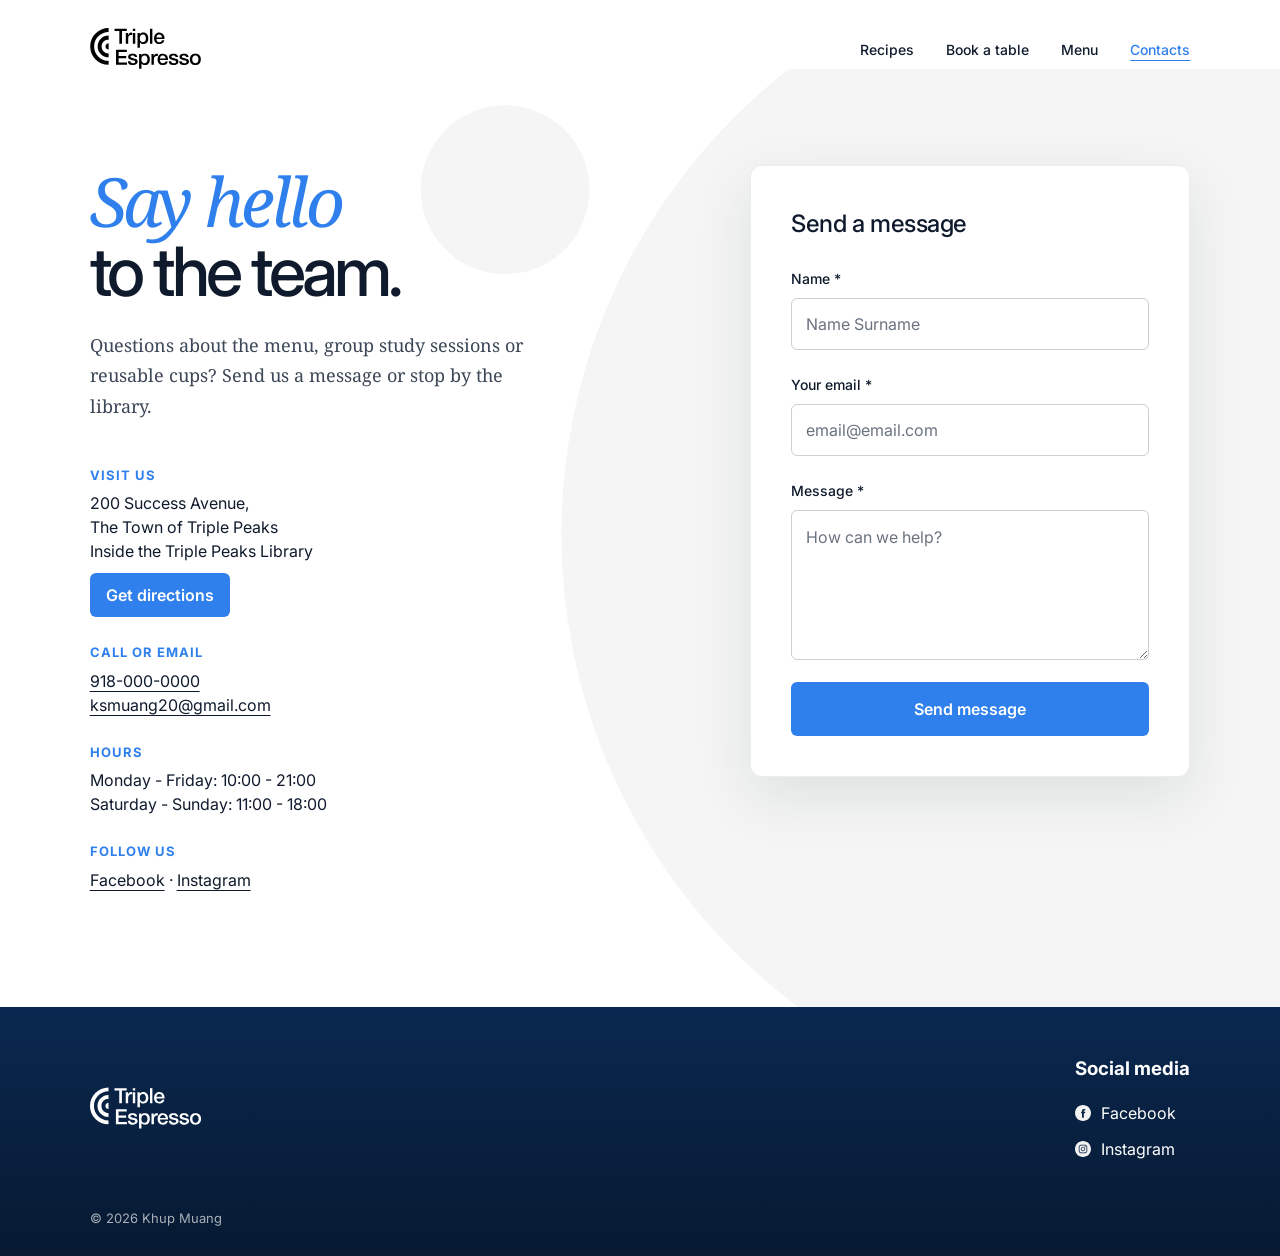
<file: contact.html>
<!DOCTYPE html>
<html lang="en">
  <head>
    <meta charset="UTF-8" />
    <meta name="viewport" content="width=device-width, initial-scale=1.0" />
    <meta
      name="description"
      content="Contact Triple Espresso: find our hours and address, or send us a message."
    />
    <meta name="author" content="Khup Muang" />
    <link rel="stylesheet" href="./pages/index.css" />
    <link rel="icon" type="image/x-icon" href="./favicon.ico" />
    <script src="./scripts/site.js" defer></script>
    <title>Contact | Triple Espresso</title>
    <link rel="preconnect" href="https://fonts.googleapis.com" />
    <link rel="preconnect" href="https://fonts.gstatic.com" crossorigin />
    <link
      href="https://fonts.googleapis.com/css2?family=Inter:wght@400;500;700&family=Noto+Serif:ital@0;1&display=swap"
      rel="stylesheet"
    />
  </head>
  <body>
    <div class="page">
      <header class="contact-header">
        <nav class="nav" aria-label="Main navigation">
          <a href="./index.html" class="nav__home">
            <img
              src="./images/logo_coffeeshop_dark.svg"
              alt="Triple Espresso home"
              class="nav__logo"
            />
          </a>
          <button
            type="button"
            class="nav__toggle"
            aria-expanded="false"
            aria-controls="nav-links"
            aria-label="Toggle menu"
          >
            <span class="nav__toggle-bar"></span>
          </button>
          <ul class="nav__links" id="nav-links">
            <li><a href="./index.html#recipes" class="nav__link">Recipes</a></li>
            <li>
              <a href="./index.html#reservation" class="nav__link"
                >Book a table</a
              >
            </li>
            <li><a href="./index.html#menu" class="nav__link">Menu</a></li>
            <li>
              <a
                href="./contact.html"
                class="nav__link nav__link_active"
                aria-current="page"
                >Contacts</a
              >
            </li>
          </ul>
        </nav>
      </header>
      <main class="contact">
        <div class="contact__intro">
          <h1 class="contact__title">
            <span class="contact__accent">Say hello</span> to the team.
          </h1>
          <p class="contact__lead">
            Questions about the menu, group study sessions or reusable cups?
            Send us a message or stop by the library.
          </p>
          <ul class="contact__info">
            <li class="contact__info-item">
              <h2 class="contact__info-title">Visit us</h2>
              <p class="contact__info-text">
                200 Success Avenue,<br />The Town of Triple Peaks
              </p>
              <p class="contact__info-text">
                Inside the Triple Peaks Library
              </p>
              <a
                class="contact__directions"
                href="https://www.google.com/maps/search/?api=1&query=200+Success+Avenue+Triple+Peaks"
                target="_blank"
                rel="noopener noreferrer"
                >Get directions</a
              >
            </li>
            <li class="contact__info-item">
              <h2 class="contact__info-title">Call or email</h2>
              <p class="contact__info-text">
                <a href="tel:+19180000000" class="contact__link">918-000-0000</a>
              </p>
              <p class="contact__info-text">
                <a href="mailto:ksmuang20@gmail.com" class="contact__link"
                  >ksmuang20@gmail.com</a
                >
              </p>
            </li>
            <li class="contact__info-item">
              <h2 class="contact__info-title">Hours</h2>
              <p class="contact__info-text">
                Monday - Friday: 10:00 - 21:00
              </p>
              <p class="contact__info-text">
                Saturday - Sunday: 11:00 - 18:00
              </p>
            </li>
            <li class="contact__info-item">
              <h2 class="contact__info-title">Follow us</h2>
              <p class="contact__info-text">
                <a
                  href="https://www.facebook.com/"
                  class="contact__link"
                  target="_blank"
                  rel="noopener noreferrer"
                  >Facebook</a
                >
                &middot;
                <a
                  href="https://www.instagram.com/"
                  class="contact__link"
                  target="_blank"
                  rel="noopener noreferrer"
                  >Instagram</a
                >
              </p>
            </li>
          </ul>
        </div>
        <form
          class="contact__form form"
          action="https://formspree.io/f/xjyvwyqd"
          method="POST"
          data-success="Thanks! Your message is on its way. We'll reply soon."
        >
          <input type="hidden" name="_subject" value="Website contact message" />
          <h2 class="contact__form-title">Send a message</h2>
          <fieldset class="form__fieldset">
            <label for="contact-name" class="form__label"
              >Name *
              <input
                type="text"
                id="contact-name"
                name="name"
                class="form__input"
                placeholder="Name Surname"
                autocomplete="name"
                required
            /></label>

            <label for="contact-email" class="form__label"
              >Your email *
              <input
                type="email"
                id="contact-email"
                name="email"
                class="form__input"
                placeholder="email@email.com"
                autocomplete="email"
                required
            /></label>

            <label for="contact-message" class="form__label"
              >Message *
              <textarea
                id="contact-message"
                name="message"
                class="form__input contact__textarea"
                rows="5"
                placeholder="How can we help?"
                required
              ></textarea>
            </label>
          </fieldset>
          <button type="submit" class="form__button">Send message</button>
          <p class="form__status" role="status" aria-live="polite"></p>
        </form>
      </main>
      <footer class="footer" id="footer">
        <div class="footer__content">
          <img
            src="./images/logo_coffeeshop_light.svg"
            alt="coffee shop logo"
            class="footer__logo"
          />
          <div>
            <h3 class="footer__social-heading">Social media</h3>
            <ul class="footer__list">
              <li class="footer__list-item">
                <img
                  src="./images/facebook_white.svg"
                  alt="facebook logo"
                  class="footer__social-icon"
                />
                <a
                  href="https://www.facebook.com/"
                  class="footer__social-link"
                  target="_blank"
                  rel="noopener noreferrer"
                  >Facebook</a
                >
              </li>
              <li class="footer__list-item">
                <img
                  src="./images/instagram_white.svg"
                  alt="instagram logo"
                  class="footer__social-icon"
                />
                <a
                  href="https://www.instagram.com/"
                  class="footer__social-link"
                  target="_blank"
                  rel="noopener noreferrer"
                  >Instagram</a
                >
              </li>
            </ul>
          </div>
        </div>
        <p class="footer__copyright">&copy; 2026 Khup Muang</p>
      </footer>
    </div>
  </body>
</html>
</file>
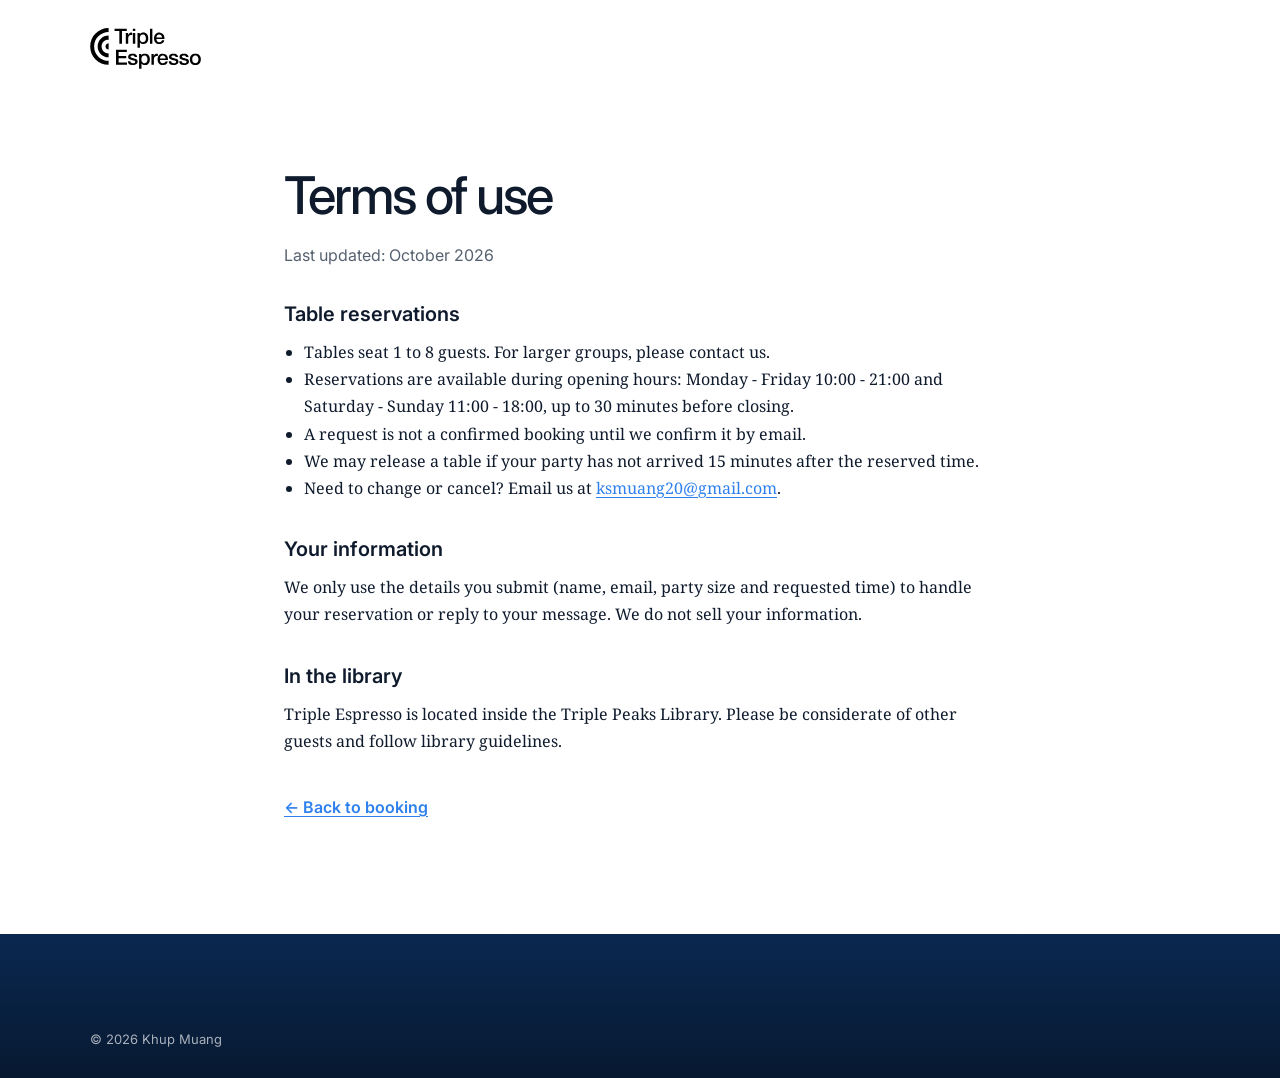
<file: terms.html>
<!DOCTYPE html>
<html lang="en">
  <head>
    <meta charset="UTF-8" />
    <meta name="viewport" content="width=device-width, initial-scale=1.0" />
    <meta
      name="description"
      content="Terms of use and table reservation policy for Triple Espresso."
    />
    <meta name="author" content="Khup Muang" />
    <link rel="stylesheet" href="./pages/index.css" />
    <link rel="icon" type="image/x-icon" href="./favicon.ico" />
    <title>Terms of use | Triple Espresso</title>
    <link rel="preconnect" href="https://fonts.googleapis.com" />
    <link rel="preconnect" href="https://fonts.gstatic.com" crossorigin />
    <link
      href="https://fonts.googleapis.com/css2?family=Inter:wght@400;500;700&family=Noto+Serif:ital@0;1&display=swap"
      rel="stylesheet"
    />
  </head>
  <body>
    <div class="page">
      <header class="contact-header">
        <nav class="nav" aria-label="Main navigation">
          <a href="./index.html" class="nav__home">
            <img
              src="./images/logo_coffeeshop_dark.svg"
              alt="Triple Espresso home"
              class="nav__logo"
            />
          </a>
        </nav>
      </header>
      <main class="legal">
        <h1 class="legal__title">Terms of use</h1>
        <p class="legal__updated">Last updated: October 2026</p>

        <h2 class="legal__heading">Table reservations</h2>
        <ul class="legal__list">
          <li>Tables seat 1 to 8 guests. For larger groups, please contact us.</li>
          <li>
            Reservations are available during opening hours: Monday - Friday
            10:00 - 21:00 and Saturday - Sunday 11:00 - 18:00, up to 30 minutes
            before closing.
          </li>
          <li>
            A request is not a confirmed booking until we confirm it by email.
          </li>
          <li>
            We may release a table if your party has not arrived 15 minutes
            after the reserved time.
          </li>
          <li>
            Need to change or cancel? Email us at
            <a href="mailto:ksmuang20@gmail.com" class="legal__link"
              >ksmuang20@gmail.com</a
            >.
          </li>
        </ul>

        <h2 class="legal__heading">Your information</h2>
        <p class="legal__text">
          We only use the details you submit (name, email, party size and
          requested time) to handle your reservation or reply to your message.
          We do not sell your information.
        </p>

        <h2 class="legal__heading">In the library</h2>
        <p class="legal__text">
          Triple Espresso is located inside the Triple Peaks Library. Please be
          considerate of other guests and follow library guidelines.
        </p>

        <a href="./index.html#reservation" class="legal__back"
          >&larr; Back to booking</a
        >
      </main>
      <footer class="footer" id="footer">
        <p class="footer__copyright">&copy; 2026 Khup Muang</p>
      </footer>
    </div>
  </body>
</html>
</file>
<file: pages/index.css>
@import url("../vendor/normalize.css");
@import url("../blocks/page.css");
@import url("../blocks/header.css");
@import url("../blocks/nav.css");
@import url("../blocks/recipes.css");
@import url("../blocks/reservation.css");
@import url("../blocks/form.css");
@import url("../blocks/menu.css");
@import url("../blocks/card.css");
@import url("../blocks/about.css");
@import url("../blocks/contact.css");
@import url("../blocks/footer.css");
</file>
